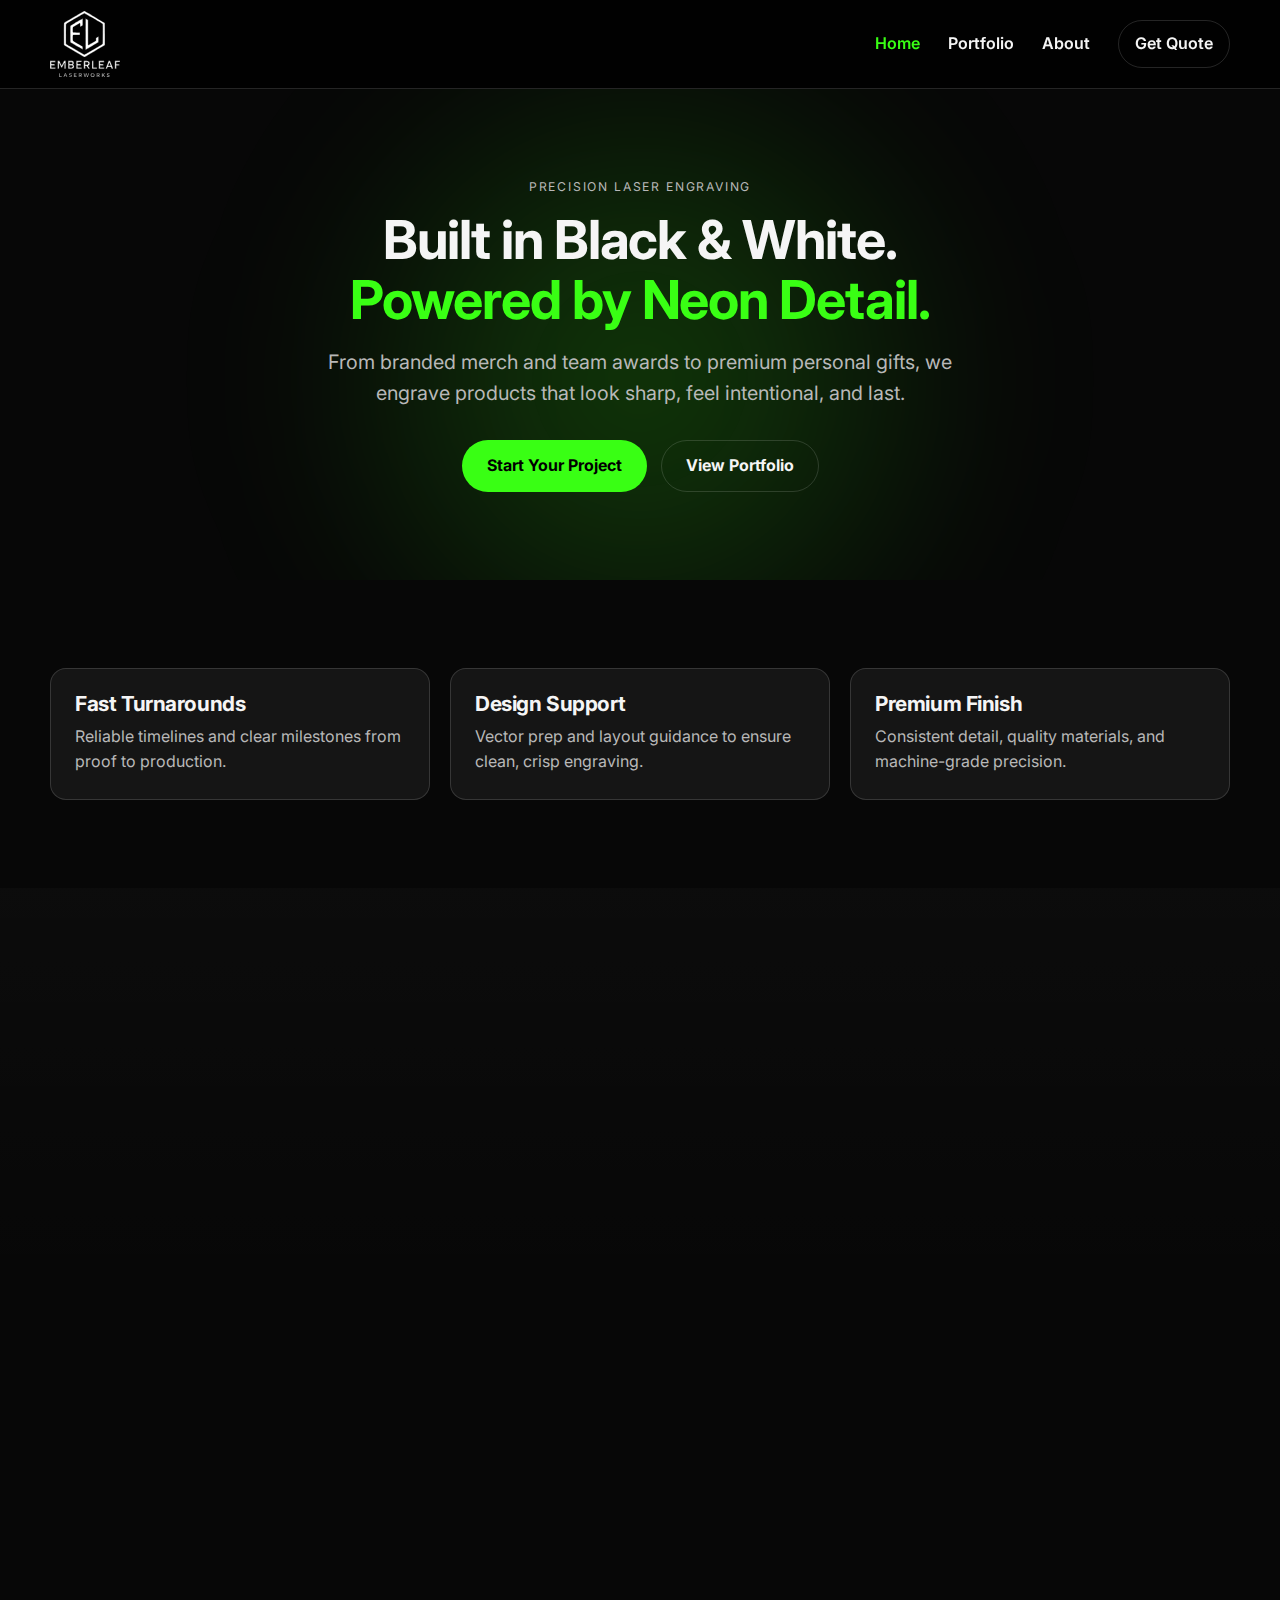
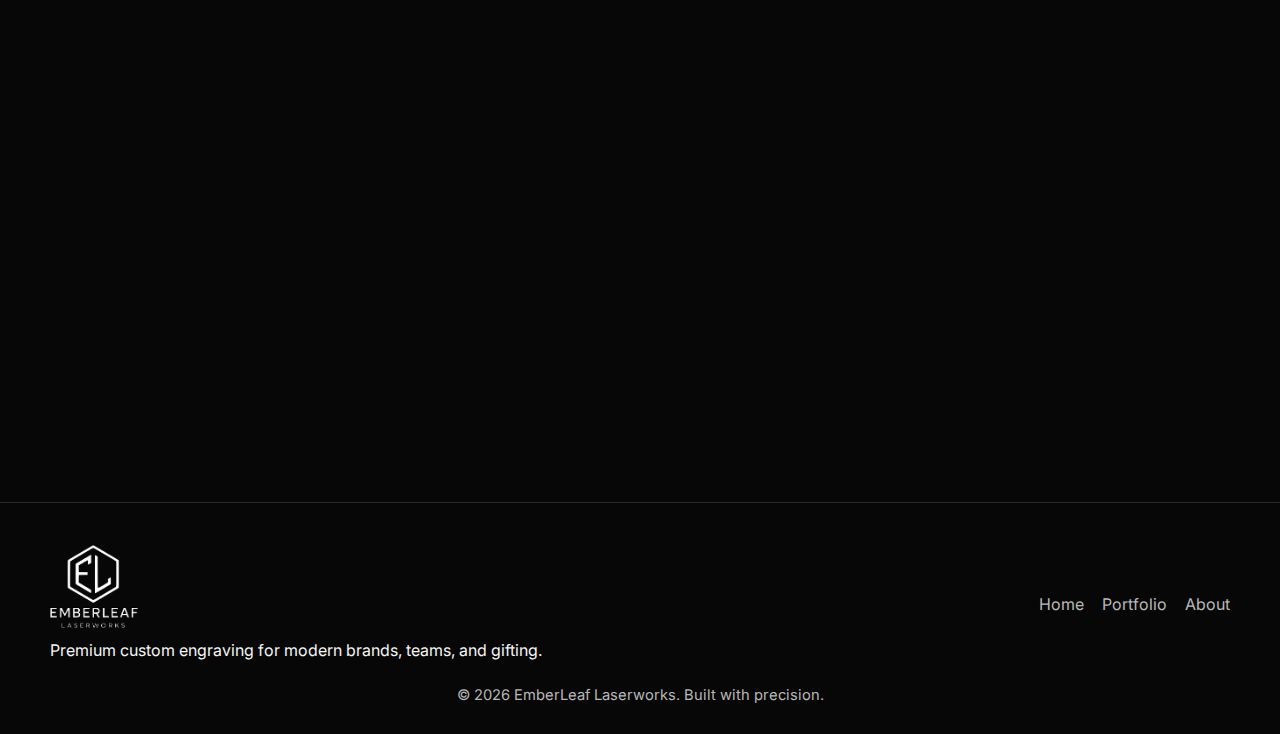
<file: index.html>
<!DOCTYPE html>
<html lang="en">
<head>
  <meta charset="UTF-8" />
  <meta name="viewport" content="width=device-width, initial-scale=1" />
  <title>EmberLeaf Laserworks | Precision Engraving for Brands, Teams & Gifts</title>
  <meta name="description" content="EmberLeaf Laserworks delivers premium custom laser engraving for brands, team awards, and unforgettable gifts." />
  <link rel="canonical" href="https://www.emberleaflaserworks.com/" />
  <meta property="og:title" content="EmberLeaf Laserworks" />
  <meta property="og:description" content="Precision custom engraving for brands, teams, and modern creators." />
  <meta property="og:type" content="website" />
  <meta property="og:url" content="https://www.emberleaflaserworks.com/" />
  <meta property="og:image" content="https://www.emberleaflaserworks.com/og-cover.jpg" />
  <meta name="twitter:card" content="summary_large_image" />
  <meta name="theme-color" content="#070707" />
  <link rel="icon" type="image/png" href="favicon.png" />
  <link rel="preconnect" href="https://fonts.gstatic.com" crossorigin />
  <link href="https://api.fontshare.com/v2/css?f[]=satoshi@500,700,900&display=swap" rel="stylesheet" />
  <link href="https://fonts.googleapis.com/css2?family=Inter:wght@400;500;600;700;800&display=swap" rel="stylesheet" />
  <link rel="stylesheet" href="style.css" />
  <script type="application/ld+json">
  {
    "@context": "https://schema.org",
    "@type": "LocalBusiness",
    "name": "EmberLeaf Laserworks",
    "url": "https://www.emberleaflaserworks.com/",
    "image": "https://www.emberleaflaserworks.com/og-cover.jpg",
    "description": "Premium custom laser engraving for gifts, teams, and brands."
  }
  </script>
</head>
<body>
  <a class="skip-link" href="#main-content">Skip to content</a>

  <header class="site-header">
    <div class="container nav-wrap">
      <a href="/" class="brand" aria-label="EmberLeaf Laserworks home">
        <img src="logo1.svg" alt="EmberLeaf Laserworks logo" />
      </a>

      <button id="mobileToggle" class="mobile-toggle" aria-expanded="false" aria-controls="mobileMenu">
        Menu
      </button>

      <nav class="desktop-nav" aria-label="Primary navigation">
        <a href="/" aria-current="page">Home</a>
        <a href="/portfolio.html">Portfolio</a>
        <a href="/about.html">About</a>
        <a href="#quote" class="btn-nav">Get Quote</a>
      </nav>
    </div>

    <nav id="mobileMenu" class="mobile-nav" aria-label="Mobile navigation">
      <a href="/" aria-current="page">Home</a>
      <a href="/portfolio.html">Portfolio</a>
      <a href="/about.html">About</a>
      <a href="#quote">Get Quote</a>
    </nav>
  </header>

  <main id="main-content">
    <section class="hero section">
      <div class="hero-glow" aria-hidden="true"></div>
      <div class="container hero-content">
        <p class="eyebrow animate-up">Precision Laser Engraving</p>
        <h1 class="animate-up">Built in Black & White.<br /><span class="accent">Powered by Neon Detail.</span></h1>
        <p class="lead animate-up">From branded merch and team awards to premium personal gifts, we engrave products that look sharp, feel intentional, and last.</p>
        <div class="hero-actions animate-up">
          <a class="btn-primary" href="#quote">Start Your Project</a>
          <a class="btn-secondary" href="/portfolio.html">View Portfolio</a>
        </div>
      </div>
    </section>

    <section class="section">
      <div class="container trust-grid animate-up">
        <article class="trust-card">
          <h2>Fast Turnarounds</h2>
          <p>Reliable timelines and clear milestones from proof to production.</p>
        </article>
        <article class="trust-card">
          <h2>Design Support</h2>
          <p>Vector prep and layout guidance to ensure clean, crisp engraving.</p>
        </article>
        <article class="trust-card">
          <h2>Premium Finish</h2>
          <p>Consistent detail, quality materials, and machine-grade precision.</p>
        </article>
      </div>
    </section>

    <section class="section section-muted">
      <div class="container">
        <h2 class="section-title animate-up">How We Work</h2>
        <div class="steps-grid">
          <article class="step-card animate-up"><span>01</span><h3>Tell Us Your Vision</h3><p>Share your material, quantity, and timeline.</p></article>
          <article class="step-card animate-up"><span>02</span><h3>Approve Your Proof</h3><p>We send concepts and finalize your direction.</p></article>
          <article class="step-card animate-up"><span>03</span><h3>Production & Delivery</h3><p>We engrave, inspect, and ship with care.</p></article>
        </div>
      </div>
    </section>

    <section id="quote" class="section">
      <div class="container contact-shell">
        <div class="contact-copy animate-up">
          <h2 class="section-title">Start a Custom Project</h2>
          <p>Send your idea and we’ll reply with options, pricing, and next steps.</p>
        </div>

        <form name="quote" method="POST" action="/success.html" data-netlify="true" netlify-honeypot="bot-field" class="contact-form animate-up">
          <input type="hidden" name="form-name" value="quote" />
          <p class="hidden-field"><label>Don’t fill this out: <input name="bot-field" /></label></p>

          <label>
            Name
            <input name="name" autocomplete="name" required />
          </label>
          <label>
            Email
            <input type="email" name="email" autocomplete="email" required />
          </label>
          <label>
            Project type
            <input name="project_type" placeholder="Tumblers, signage, awards, etc." />
          </label>
          <label>
            Project details
            <textarea name="project_details" rows="5" placeholder="Quantity, material, deadline, and any design notes."></textarea>
          </label>
          <button class="btn-primary" type="submit">Send Request</button>
        </form>
      </div>
    </section>
  </main>

  <footer class="site-footer">
    <div class="container footer-grid">
      <div>
        <img src="logo-white.png" class="footer-logo" alt="EmberLeaf Laserworks mark" />
        <p>Premium custom engraving for modern brands, teams, and gifting.</p>
      </div>
      <nav aria-label="Footer navigation">
        <a href="/">Home</a>
        <a href="/portfolio.html">Portfolio</a>
        <a href="/about.html">About</a>
      </nav>
    </div>
    <p class="copyright">© <span id="year"></span> EmberLeaf Laserworks. Built with precision.</p>
  </footer>

  <script src="script.js"></script>
</body>
</html>
</file>
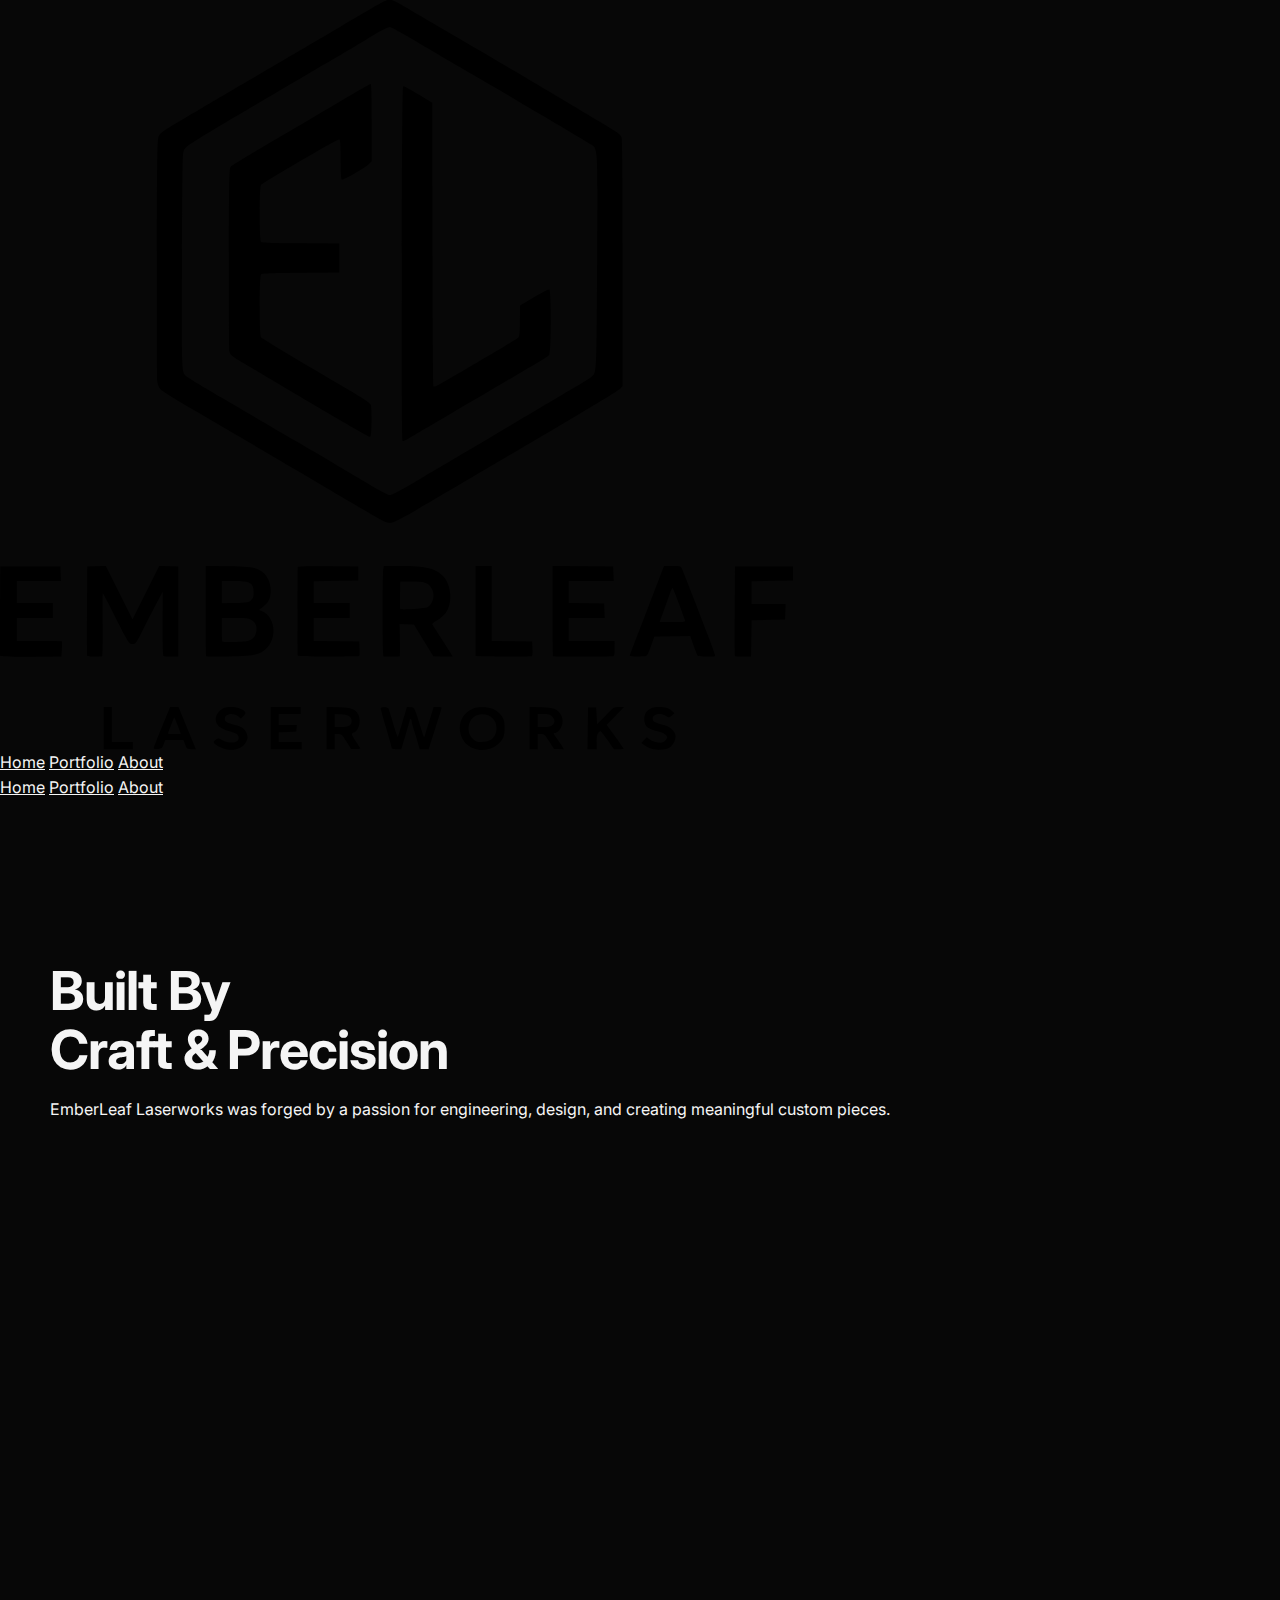
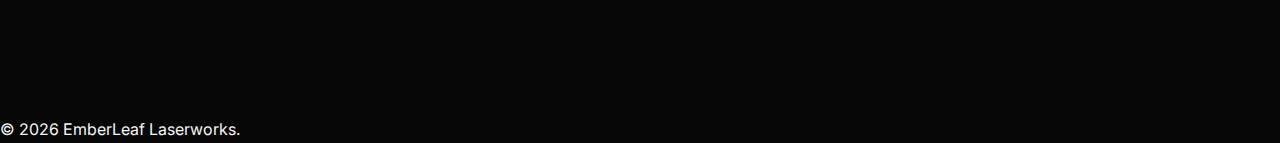
<file: about.html>
<!DOCTYPE html>
<html lang="en">
<head>
<meta charset="UTF-8">
<meta name="viewport" content="width=device-width, initial-scale=1">
<title>About | EmberLeaf Laserworks</title>
<meta name="description" content="Learn the story, mission, and capabilities behind EmberLeaf Laserworks custom engraving." />
<link rel="canonical" href="https://www.emberleaflaserworks.com/about.html" />
<meta property="og:title" content="About | EmberLeaf Laserworks" />
<meta property="og:description" content="The story and craftsmanship behind EmberLeaf Laserworks." />
<meta property="og:type" content="website" />
<meta property="og:url" content="https://www.emberleaflaserworks.com/about.html" />
<meta property="og:image" content="https://www.emberleaflaserworks.com/og-cover.jpg" />
<link rel="icon" type="image/png" href="favicon.png" />
<link rel="stylesheet" href="style.css">
<link rel="preconnect" href="https://fonts.gstatic.com" crossorigin>
<link href="https://api.fontshare.com/v2/css?f[]=satoshi@500,700,900&display=swap" rel="stylesheet">
<link href="https://fonts.googleapis.com/css2?family=Inter:wght@300;400;600;700;800&display=swap" rel="stylesheet">
</head>

<body>

<header class="nav">
  <div class="nav-inner">
    <a href="/" class="logo">
      <img src="logo.svg" alt="EmberLeaf Laserworks logo">
    </a>
    <nav class="desktop-links" aria-label="Primary navigation">
      <a href="/">Home</a>
      <a href="/portfolio.html">Portfolio</a>
      <a href="/about.html">About</a>
    </nav>
    <button id="mobileToggle" class="mobile-toggle" aria-expanded="false" aria-controls="mobileMenu">Menu</button>
  </div>

  <nav id="mobileMenu" class="mobile-links" aria-label="Mobile navigation">
    <a href="/">Home</a>
    <a href="/portfolio.html">Portfolio</a>
    <a href="/about.html">About</a>
  </nav>
</header>

<section class="section parallax-bg" style="padding-top:160px;padding-bottom:160px;">
  <div class="hero-spotlight"></div>
  <div class="container">
    <h1 class="animate-title">
      Built By<br><span class="gold-text">Craft & Precision</span>
    </h1>
    <p class="hero-sub animate-fade">
      EmberLeaf Laserworks was forged by a passion for engineering, design, and creating meaningful custom pieces.
    </p>
  </div>
</section>

<section class="section">
  <div class="container about-body animate-up">
    <h2>Our Story</h2>
    <p>
      We combine military precision, modern design sensibilities, and high-end craftsmanship to deliver engraving
      work that stands out. Each project is handled with care, every detail refined, and every piece built to last.
    </p>

    <h2>Our Mission</h2>
    <p>
      To create premium, personalized engravings that celebrate milestones, elevate brands, and make people feel valued.
    </p>

    <h2>Capabilities</h2>
    <ul>
      <li>Custom engraving on wood, metal, acrylic, glass, and tumblers</li>
      <li>Short-run production for small brands</li>
      <li>Precision vector prep and design</li>
      <li>Machine-grade accuracy with creative finishing</li>
    </ul>
  </div>
</section>

<footer class="footer">© <span id="year"></span> EmberLeaf Laserworks.</footer>

<script src="script.js"></script>
</body>
</html>
</file>
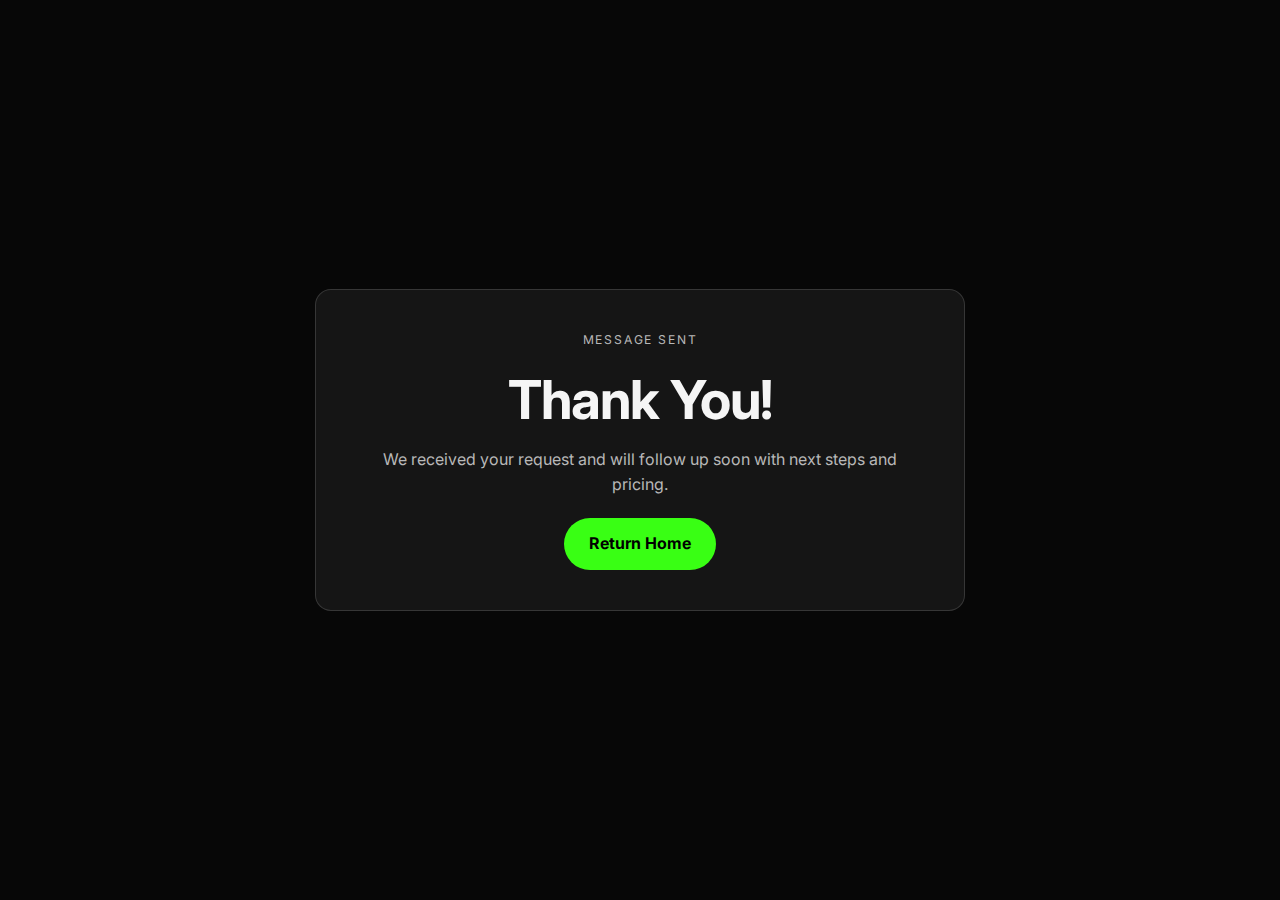
<file: success.html>
<!DOCTYPE html>
<html lang="en">
<head>
  <meta charset="UTF-8" />
  <meta name="viewport" content="width=device-width, initial-scale=1" />
  <title>Request Received | EmberLeaf Laserworks</title>
  <meta name="description" content="Thank you for contacting EmberLeaf Laserworks. Your request has been received." />
  <meta name="robots" content="noindex, nofollow" />
  <link rel="icon" type="image/png" href="favicon.png" />
  <link rel="preconnect" href="https://fonts.gstatic.com" crossorigin />
  <link href="https://api.fontshare.com/v2/css?f[]=satoshi@500,700,900&display=swap" rel="stylesheet" />
  <link href="https://fonts.googleapis.com/css2?family=Inter:wght@400;500;600;700;800&display=swap" rel="stylesheet" />
  <link rel="stylesheet" href="style.css" />
</head>
<body>
  <main class="section success-wrap">
    <div class="container success-card animate-up">
      <p class="eyebrow">Message Sent</p>
      <h1>Thank You!</h1>
      <p>We received your request and will follow up soon with next steps and pricing.</p>
      <a class="btn-primary" href="/">Return Home</a>
    </div>
  </main>
  <script src="script.js"></script>
</body>
</html>
</file>
<file: style.css>
:root {
  --bg: #070707;
  --bg-soft: #111111;
  --surface: #151515;
  --line: rgba(255, 255, 255, 0.14);
  --text: #f5f5f5;
  --muted: #b8b8b8;
  --accent: #39ff14;
  --accent-soft: rgba(57, 255, 20, 0.22);
  --radius: 16px;
  --max: 1180px;
}

* {
  box-sizing: border-box;
  margin: 0;
  padding: 0;
}

html,
body {
  min-height: 100%;
}

body {
  background: var(--bg);
  color: var(--text);
  font-family: Inter, system-ui, sans-serif;
  line-height: 1.6;
}

img {
  max-width: 100%;
  display: block;
}

a {
  color: inherit;
}

.skip-link {
  position: absolute;
  left: -999px;
  top: 10px;
  background: var(--accent);
  color: #000;
  padding: 10px 14px;
  border-radius: 10px;
  z-index: 1000;
}

.skip-link:focus {
  left: 10px;
}

.container {
  width: min(var(--max), 100% - 48px);
  margin-inline: auto;
}

.section {
  padding: 88px 0;
}

.section-muted {
  background: linear-gradient(180deg, rgba(255, 255, 255, 0.02), transparent);
}

.site-header {
  position: sticky;
  top: 0;
  z-index: 200;
  backdrop-filter: blur(10px);
  background: rgba(0, 0, 0, 0.72);
  border-bottom: 1px solid var(--line);
}

.nav-wrap {
  min-height: 88px;
  display: flex;
  align-items: center;
  justify-content: space-between;
  gap: 20px;
}

.brand img {
  height: 66px;
}

.desktop-nav {
  display: flex;
  align-items: center;
  gap: 28px;
}

.desktop-nav a,
.desktop-nav a:visited,
.mobile-nav a,
.mobile-nav a:visited {
  text-decoration: none;
  color: var(--text);
  font-weight: 600;
}

.desktop-nav a:hover,
.desktop-nav a:focus-visible,
.mobile-nav a:hover,
.mobile-nav a:focus-visible {
  color: var(--accent);
}

.desktop-nav a[aria-current="page"],
.mobile-nav a[aria-current="page"] {
  color: var(--accent);
}

.btn-nav {
  padding: 10px 16px;
  border: 1px solid var(--line);
  border-radius: 999px;
}

.mobile-toggle {
  display: none;
  border: 1px solid var(--line);
  color: var(--text);
  background: transparent;
  border-radius: 10px;
  padding: 10px 14px;
  font-weight: 600;
}

.mobile-nav {
  display: none;
}

.hero {
  position: relative;
  overflow: hidden;
}

.hero-glow {
  position: absolute;
  inset: -100px 0 auto;
  margin: auto;
  width: min(780px, 90vw);
  height: 780px;
  background: radial-gradient(circle, var(--accent-soft) 0%, transparent 68%);
  filter: blur(70px);
  pointer-events: none;
}

.hero-content {
  position: relative;
  text-align: center;
  max-width: 860px;
}

.eyebrow {
  text-transform: uppercase;
  letter-spacing: 0.15em;
  font-size: 0.76rem;
  color: var(--muted);
  margin-bottom: 14px;
}

h1,
h2,
h3 {
  font-family: Satoshi, Inter, sans-serif;
  line-height: 1.1;
  letter-spacing: -0.02em;
}

h1 {
  font-size: clamp(2rem, 4.2vw, 4rem);
  margin-bottom: 18px;
}

.accent {
  color: var(--accent);
}

.lead {
  max-width: 700px;
  margin: 0 auto;
  color: var(--muted);
  font-size: clamp(1rem, 1.8vw, 1.24rem);
}

.hero-actions {
  display: flex;
  justify-content: center;
  gap: 14px;
  margin-top: 30px;
  flex-wrap: wrap;
}

.btn-primary,
.btn-secondary {
  border-radius: 999px;
  text-decoration: none;
  font-weight: 700;
  display: inline-flex;
  align-items: center;
  justify-content: center;
  min-height: 48px;
  padding: 12px 24px;
  border: 1px solid transparent;
  cursor: pointer;
}

.btn-primary {
  background: var(--accent);
  color: #000;
}

.btn-primary:hover,
.btn-primary:focus-visible {
  background: #111;
  color: var(--accent);
  border-color: var(--accent);
}

.btn-secondary {
  border-color: var(--line);
}

.btn-secondary:hover,
.btn-secondary:focus-visible {
  border-color: var(--accent);
  color: var(--accent);
}

.trust-grid,
.steps-grid,
.about-layout {
  display: grid;
  gap: 20px;
  grid-template-columns: repeat(3, minmax(0, 1fr));
}

.trust-card,
.step-card,
.about-panel,
.contact-form,
.success-card {
  background: var(--surface);
  border: 1px solid var(--line);
  border-radius: var(--radius);
}

.trust-card,
.step-card,
.about-panel {
  padding: 24px;
}

.trust-card h2,
.step-card h3,
.about-panel h2 {
  font-size: 1.3rem;
  margin-bottom: 8px;
}

.trust-card p,
.step-card p,
.about-panel p,
.about-panel li {
  color: var(--muted);
}

.step-card span {
  font-weight: 800;
  color: var(--accent);
  display: inline-block;
  margin-bottom: 10px;
}

.section-title {
  font-size: clamp(1.6rem, 3vw, 2.3rem);
  margin-bottom: 24px;
}

.contact-shell {
  display: grid;
  grid-template-columns: 1fr 1fr;
  gap: 24px;
  align-items: start;
}

.contact-copy p {
  color: var(--muted);
  max-width: 520px;
}

.contact-form {
  padding: 24px;
  display: grid;
  gap: 16px;
}

.contact-form label {
  display: grid;
  gap: 8px;
  font-size: 0.94rem;
  font-weight: 600;
}

input,
textarea,
button {
  font: inherit;
}

input,
textarea {
  background: #0d0d0d;
  color: var(--text);
  border: 1px solid var(--line);
  border-radius: 12px;
  padding: 12px;
}

input:focus,
textarea:focus,
button:focus-visible,
a:focus-visible {
  outline: 2px solid var(--accent);
  outline-offset: 2px;
}

.hidden-field {
  display: none;
}

.hero-lite {
  padding-bottom: 30px;
}

.portfolio-filters {
  display: flex;
  flex-wrap: wrap;
  gap: 12px;
  margin-bottom: 20px;
}

.filter-btn {
  border: 1px solid var(--line);
  background: #101010;
  color: var(--text);
  border-radius: 10px;
  padding: 10px 14px;
  font-weight: 600;
  cursor: pointer;
}

.filter-btn.active,
.filter-btn:hover,
.filter-btn:focus-visible {
  border-color: var(--accent);
  color: var(--accent);
}

.portfolio-grid {
  display: grid;
  gap: 18px;
  grid-template-columns: repeat(3, minmax(0, 1fr));
}

.portfolio-item {
  position: relative;
  border: 1px solid var(--line);
  border-radius: 14px;
  overflow: hidden;
  background: #0f0f0f;
  min-height: 240px;
  cursor: pointer;
}

.portfolio-item img {
  width: 100%;
  height: 100%;
  object-fit: cover;
}

.portfolio-item .overlay {
  position: absolute;
  inset: auto 0 0 0;
  padding: 14px;
  background: linear-gradient(to top, rgba(0, 0, 0, 0.88), rgba(0, 0, 0, 0.2));
}

.portfolio-item .overlay h2 {
  font-size: 1.1rem;
}

.portfolio-item .overlay p {
  color: var(--muted);
  font-size: 0.93rem;
}

.lightbox {
  position: fixed;
  inset: 0;
  display: none;
  justify-content: center;
  align-items: center;
  padding: 20px;
  background: rgba(0, 0, 0, 0.86);
  z-index: 999;
}

.lightbox img {
  max-width: min(1000px, 96vw);
  max-height: 90vh;
  border: 1px solid var(--accent);
  border-radius: 16px;
}

.about-panel ul {
  padding-left: 20px;
  display: grid;
  gap: 6px;
}

.site-footer {
  border-top: 1px solid var(--line);
  margin-top: 40px;
  padding: 42px 0 26px;
}

.footer-grid {
  display: flex;
  justify-content: space-between;
  gap: 24px;
  align-items: center;
}

.footer-grid nav {
  display: flex;
  gap: 18px;
  flex-wrap: wrap;
}

.footer-grid nav a {
  text-decoration: none;
  color: var(--muted);
}

.footer-grid nav a:hover,
.footer-grid nav a:focus-visible {
  color: var(--accent);
}

.footer-logo {
  width: 88px;
  margin-bottom: 10px;
}

.copyright {
  margin-top: 20px;
  text-align: center;
  color: var(--muted);
  font-size: 0.92rem;
}

.success-wrap {
  min-height: 100vh;
  display: grid;
  place-items: center;
}

.success-card {
  max-width: 650px;
  margin-inline: auto;
  text-align: center;
  padding: 40px;
}

.success-card p {
  color: var(--muted);
  margin-bottom: 20px;
}

.animate-up {
  opacity: 0;
  transform: translateY(20px);
  transition: opacity 0.6s ease, transform 0.6s ease;
}

.animate-up.visible {
  opacity: 1;
  transform: translateY(0);
}

@media (max-width: 980px) {
  .trust-grid,
  .steps-grid,
  .about-layout,
  .portfolio-grid {
    grid-template-columns: repeat(2, minmax(0, 1fr));
  }

  .contact-shell {
    grid-template-columns: 1fr;
  }
}

@media (max-width: 760px) {
  .container {
    width: min(var(--max), 100% - 32px);
  }

  .desktop-nav {
    display: none;
  }

  .mobile-toggle {
    display: inline-flex;
  }

  .mobile-nav {
    display: none;
    border-top: 1px solid var(--line);
    background: #0b0b0b;
  }

  .mobile-nav.is-open {
    display: grid;
  }

  .mobile-nav a {
    padding: 14px 16px;
    border-bottom: 1px solid rgba(255, 255, 255, 0.08);
  }

  .brand img {
    height: 58px;
  }

  .trust-grid,
  .steps-grid,
  .about-layout,
  .portfolio-grid {
    grid-template-columns: 1fr;
  }

  .footer-grid {
    flex-direction: column;
    align-items: flex-start;
  }
}

@media (prefers-reduced-motion: reduce) {
  *,
  *::before,
  *::after {
    animation: none !important;
    transition: none !important;
    scroll-behavior: auto !important;
  }

  .animate-up {
    opacity: 1 !important;
    transform: none !important;
  }
}
</file>
